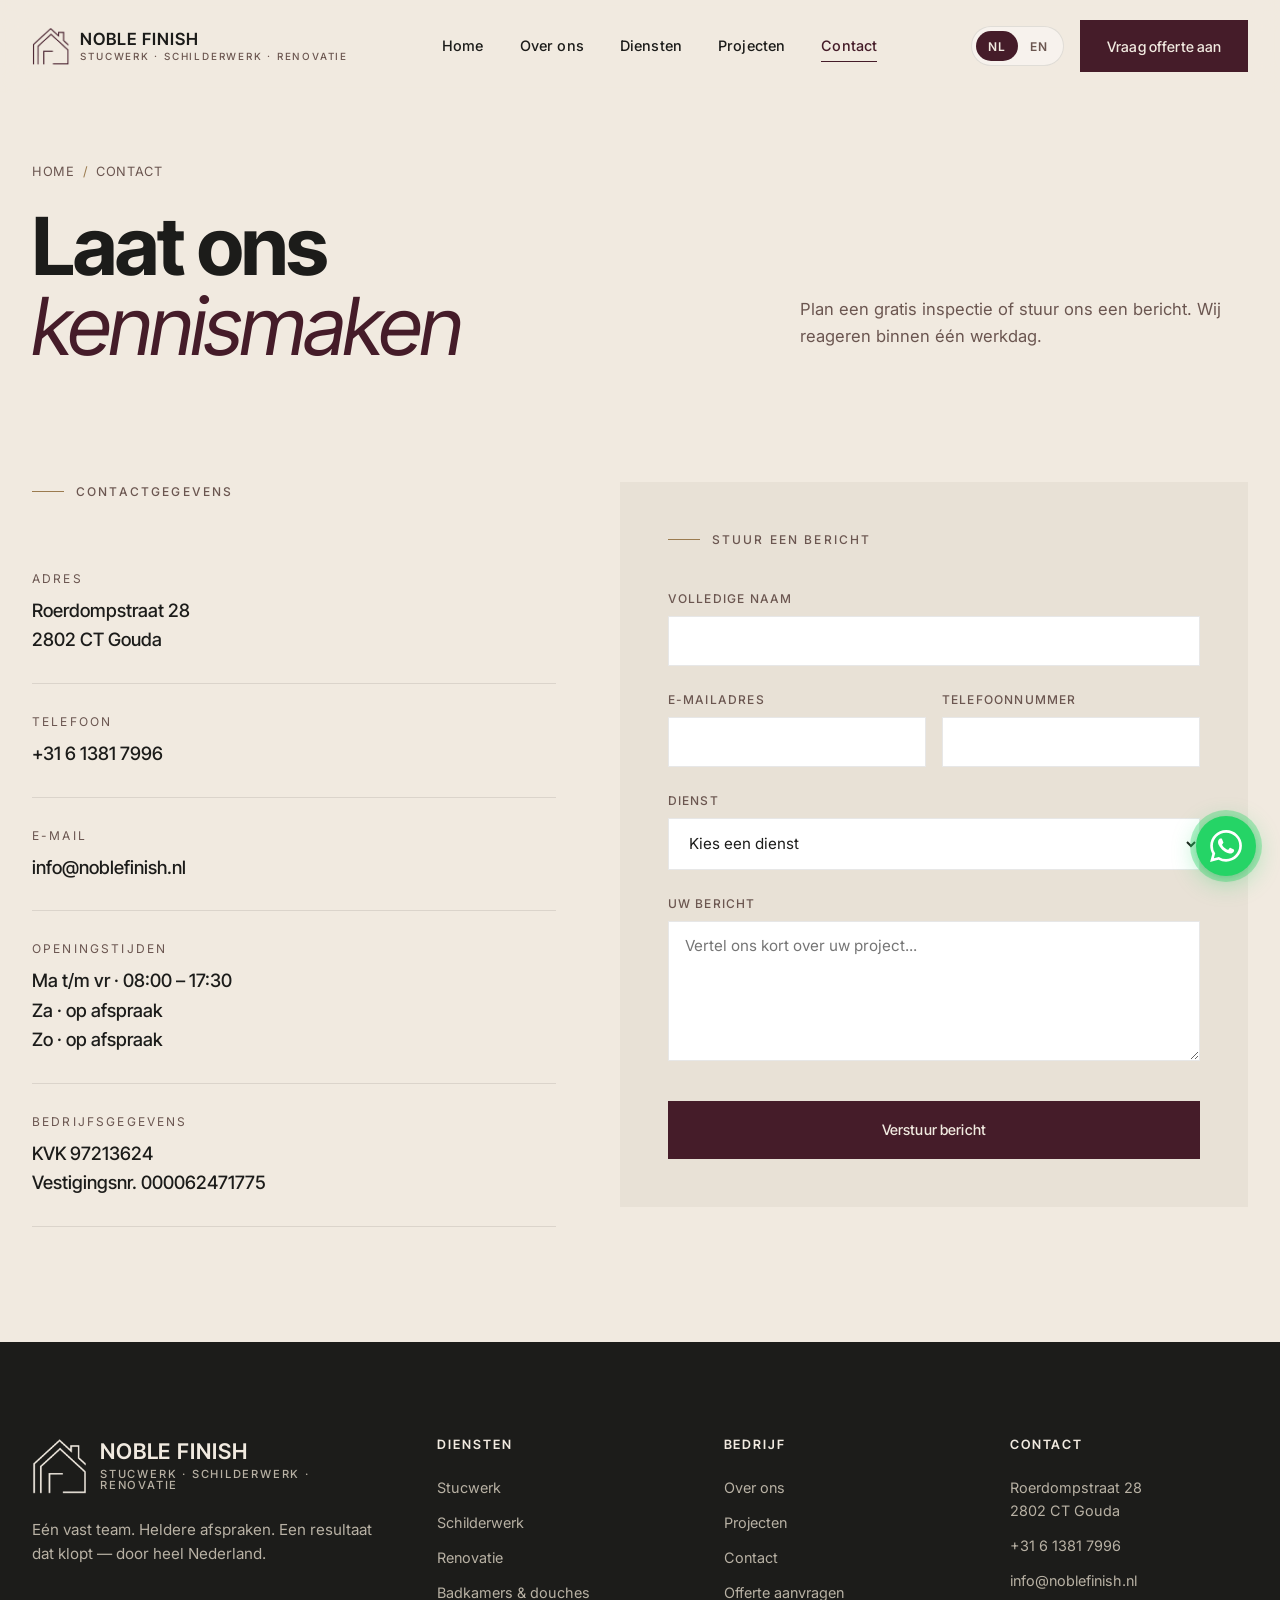
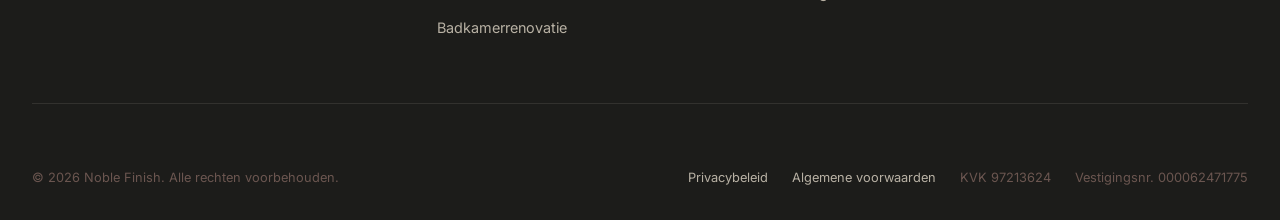
<file: contact.html>
<!DOCTYPE html>
<html lang="nl">
<head>
    <meta charset="UTF-8">
    <meta name="viewport" content="width=device-width, initial-scale=1.0">
    <title>Contact · Noble Finish</title>
    <meta name="description" content="Plan een gratis inspectie of stuur een bericht. Wij reageren binnen één werkdag.">

    <link rel="icon" type="image/png" sizes="32x32" href="assets/logos/icon-color.png">
    <link rel="apple-touch-icon" href="assets/logos/icon-color.png">

    <link rel="preconnect" href="https://fonts.googleapis.com">
    <link rel="preconnect" href="https://fonts.gstatic.com" crossorigin>
    <link href="https://fonts.googleapis.com/css2?family=Inter+Tight:ital,wght@0,400;0,500;0,600;0,700;1,400&family=Inter:wght@400;500;600&display=swap" rel="stylesheet">

    <link rel="stylesheet" href="css/styles.css">
</head>
<body>

    <!-- ============ NAVIGATION ============ -->
    <nav class="nav" role="navigation" aria-label="Hoofdnavigatie">
        <div class="container">
            <div class="nav__inner">
                <a href="index.html" class="nav__brand" aria-label="Noble Finish home">
                    <img src="assets/logos/icon-color.png" alt="" class="nav__logo">
                    <span class="nav__brand-text">
                        <span class="nav__brand-name">Noble Finish</span>
                        <span class="nav__brand-tag">Stucwerk · Schilderwerk · Renovatie</span>
                    </span>
                </a>

                <ul class="nav__menu">
                    <li><a href="index.html"    class="nav__link" data-i18n="nav.home">Home</a></li>
                    <li><a href="about.html"    class="nav__link" data-i18n="nav.about">Over ons</a></li>
                    <li><a href="services.html" class="nav__link" data-i18n="nav.services">Diensten</a></li>
                    <li><a href="projects.html" class="nav__link" data-i18n="nav.projects">Projecten</a></li>
                    <li><a href="contact.html"  class="nav__link" data-i18n="nav.contact">Contact</a></li>
                </ul>

                <div class="nav__actions">
                    <div class="lang-toggle desktop-only" role="group" aria-label="Language">
                        <button class="lang-toggle__btn" data-lang="nl" type="button">NL</button>
                        <button class="lang-toggle__btn" data-lang="en" type="button">EN</button>
                    </div>
                    <a href="contact.html" class="btn btn--primary desktop-only" data-i18n="nav.cta">Vraag offerte aan</a>
                    <button class="nav__hamburger" aria-label="Menu" type="button">
                        <span></span><span></span><span></span>
                    </button>
                </div>
            </div>
        </div>
    </nav>

    <div class="mobile-menu" id="mobileMenu">
        <ul class="mobile-menu__list">
            <li><a href="index.html"    class="mobile-menu__link" data-i18n="nav.home">Home</a></li>
            <li><a href="about.html"    class="mobile-menu__link" data-i18n="nav.about">Over ons</a></li>
            <li><a href="services.html" class="mobile-menu__link" data-i18n="nav.services">Diensten</a></li>
            <li><a href="projects.html" class="mobile-menu__link" data-i18n="nav.projects">Projecten</a></li>
            <li><a href="contact.html"  class="mobile-menu__link" data-i18n="nav.contact">Contact</a></li>
        </ul>
        <div class="mobile-menu__footer">
            <div class="lang-toggle" role="group">
                <button class="lang-toggle__btn" data-lang="nl" type="button">NL</button>
                <button class="lang-toggle__btn" data-lang="en" type="button">EN</button>
            </div>
            <a href="contact.html" class="btn btn--primary" data-i18n="nav.cta">Vraag offerte aan</a>
        </div>
    </div>

    <!-- ============ PAGE HEADER ============ -->
    <header class="page-header">
        <div class="container">
            <div class="page-header__inner">
                <div>
                    <div class="breadcrumb reveal">
                        <a href="index.html" data-i18n="nav.home">Home</a>
                        <span class="breadcrumb__sep">/</span>
                        <span data-i18n="contact.crumb">Contact</span>
                    </div>
                    <h1 class="page-header__title reveal" data-delay="1">
                        <span data-i18n="contact.title.l1">Laat ons</span><br>
                        <em data-i18n="contact.title.l2">kennismaken</em>
                    </h1>
                </div>
                <p class="page-header__lead reveal" data-delay="2" data-i18n="contact.lead">
                    Plan een gratis inspectie of stuur ons een bericht.
                </p>
            </div>
        </div>
    </header>

    <!-- ============ CONTACT GRID ============ -->
    <section class="section" style="padding-top: 0">
        <div class="container">
            <div class="contact-grid">

                <!-- Left: Contact info -->
                <div class="reveal">
                    <div class="section-head__label" data-i18n="contact.info.label" style="margin-bottom: 2rem">Contactgegevens</div>

                    <div class="contact-info__item">
                        <div class="contact-info__label" data-i18n="contact.info.address.label">Adres</div>
                        <div class="contact-info__value" data-i18n="contact.info.address.value">Roerdompstraat 28<br>2802 CT Gouda</div>
                    </div>

                    <div class="contact-info__item">
                        <div class="contact-info__label" data-i18n="contact.info.phone.label">Telefoon</div>
                        <div class="contact-info__value">
                            <a href="tel:+31613817996">+31 6 1381 7996</a>
                        </div>
                    </div>

                    <div class="contact-info__item">
                        <div class="contact-info__label" data-i18n="contact.info.email.label">E-mail</div>
                        <div class="contact-info__value">
                            <a href="mailto:info@noblefinish.nl">info@noblefinish.nl</a>
                        </div>
                    </div>

                    <div class="contact-info__item">
                        <div class="contact-info__label" data-i18n="contact.info.hours.label">Openingstijden</div>
                        <div class="contact-info__value" data-i18n="contact.info.hours.value">Ma t/m vr · 08:00 – 17:30<br>Za · op afspraak<br>Zo · op afspraak</div>
                    </div>

                    <div class="contact-info__item">
                        <div class="contact-info__label" data-i18n="contact.info.kvk.label">Bedrijfsgegevens</div>
                        <div class="contact-info__value" data-i18n="contact.info.kvk.value">KVK 97213624<br>Vestigingsnr. 000062471775</div>
                    </div>
                </div>

                <!-- Right: Form -->
                <div class="reveal" data-delay="1">
                    <form id="contactForm" class="form" action="" method="POST" novalidate>
                        <div class="section-head__label" data-i18n="form.label" style="margin-bottom: 2rem">Stuur een bericht</div>

                        <div class="form__success" data-i18n="form.success">
                            Bedankt! Uw bericht is verstuurd.
                        </div>

                        <div class="form__group">
                            <label class="form__label" for="form-name" data-i18n="form.name">Volledige naam</label>
                            <input class="form__input" type="text" id="form-name" name="name" required minlength="2">
                        </div>

                        <div class="form__row">
                            <div class="form__group">
                                <label class="form__label" for="form-email" data-i18n="form.email">E-mailadres</label>
                                <input class="form__input" type="email" id="form-email" name="email" required>
                            </div>
                            <div class="form__group">
                                <label class="form__label" for="form-phone" data-i18n="form.phone">Telefoonnummer</label>
                                <input class="form__input" type="tel" id="form-phone" name="phone">
                            </div>
                        </div>

                        <div class="form__group">
                            <label class="form__label" for="form-service" data-i18n="form.service">Dienst</label>
                            <select class="form__select" id="form-service" name="service" required>
                                <option value="" data-i18n="form.service.placeholder">Kies een dienst</option>
                                <option value="Stucwerk"                     data-i18n="form.service.1">Stucwerk</option>
                                <option value="Schilderwerk"                 data-i18n="form.service.2">Schilderwerk</option>
                                <option value="Renovatie"                    data-i18n="form.service.3">Renovatie</option>
                                <option value="Badkamers"                    data-i18n="form.service.4">Badkamers &amp; doucheruimtes</option>
                                <option value="Badkamer en toilet renovatie" data-i18n="form.service.5">Badkamer &amp; toilet renovatie</option>
                                <option value="Anders"                       data-i18n="form.service.6">Anders / advies</option>
                            </select>
                        </div>

                        <div class="form__group">
                            <label class="form__label" for="form-message" data-i18n="form.message">Uw bericht</label>
                            <textarea class="form__textarea" id="form-message" name="message" required minlength="10"
                                      data-i18n-placeholder="form.message.placeholder"
                                      placeholder="Vertel ons kort over uw project..."></textarea>
                        </div>

                        <button type="submit" class="btn btn--primary form__submit" data-i18n="form.submit">
                            Verstuur bericht
                        </button>
                    </form>
                </div>

            </div>
        </div>
    </section>

    <!-- ============ FOOTER ============ -->
    <footer class="footer">
        <div class="container">
            <div class="footer__grid">
                <div>
                    <div class="footer__brand">
                        <img src="assets/logos/icon-white.png" alt="" class="footer__brand-logo">
                        <span class="footer__brand-text">
                            <span class="footer__brand-name">Noble Finish</span>
                            <span class="footer__brand-tag">Stucwerk · Schilderwerk · Renovatie</span>
                        </span>
                    </div>
                    <p class="footer__tagline" data-i18n="footer.tagline">Eén vast team. Heldere afspraken. Een resultaat dat klopt — door heel Nederland.</p>
                </div>
                <div>
                    <h4 class="footer__heading" data-i18n="footer.col2.heading">Diensten</h4>
                    <ul class="footer__list">
                        <li><a href="services.html" data-i18n="footer.col2.l1">Stucwerk</a></li>
                        <li><a href="services.html" data-i18n="footer.col2.l2">Schilderwerk</a></li>
                        <li><a href="services.html" data-i18n="footer.col2.l3">Renovatie</a></li>
                        <li><a href="services.html" data-i18n="footer.col2.l4">Badkamers &amp; douches</a></li>
                        <li><a href="services.html" data-i18n="footer.col2.l5">Badkamerrenovatie</a></li>
                    </ul>
                </div>
                <div>
                    <h4 class="footer__heading" data-i18n="footer.col3.heading">Bedrijf</h4>
                    <ul class="footer__list">
                        <li><a href="about.html" data-i18n="footer.col3.l1">Over ons</a></li>
                        <li><a href="projects.html" data-i18n="footer.col3.l2">Projecten</a></li>
                        <li><a href="contact.html" data-i18n="footer.col3.l3">Contact</a></li>
                        <li><a href="contact.html" data-i18n="footer.col3.l4">Offerte aanvragen</a></li>
                    </ul>
                </div>
                <div>
                    <h4 class="footer__heading" data-i18n="footer.col4.heading">Contact</h4>
                    <ul class="footer__list">
                        <li data-i18n="footer.col4.address">Roerdompstraat 28<br>2802 CT Gouda</li>
                        <li><a href="tel:+31613817996" data-i18n="footer.col4.phone">+31 6 1381 7996</a></li>
                        <li><a href="mailto:info@noblefinish.nl" data-i18n="footer.col4.email">info@noblefinish.nl</a></li>
                    </ul>
                </div>
            </div>

            <div class="footer__bottom">
                <div data-i18n="footer.copyright">© 2026 Noble Finish. Alle rechten voorbehouden.</div>
                <div class="footer__legal">
                    <a href="#" data-i18n="footer.privacy">Privacybeleid</a>
                    <a href="#" data-i18n="footer.terms">Algemene voorwaarden</a>
                    <span data-i18n="footer.kvk">KVK 97213624</span>
                    <span data-i18n="footer.vest">Vestigingsnr. 000062471775</span>
                </div>
            </div>
        </div>
    </footer>

    <!-- ============ WHATSAPP FLOATING BUTTON ============ -->
    <a href="https://wa.me/31613817996" class="whatsapp-fab"
       target="_blank" rel="noopener"
       data-i18n-aria="wa.aria" aria-label="Chat via WhatsApp">
        <svg viewBox="0 0 24 24" aria-hidden="true">
            <path d="M17.472 14.382c-.297-.149-1.758-.867-2.03-.967-.273-.099-.471-.148-.67.15-.197.297-.767.966-.94 1.164-.173.199-.347.223-.644.075-.297-.15-1.255-.463-2.39-1.475-.883-.788-1.48-1.761-1.653-2.059-.173-.297-.018-.458.13-.606.134-.133.297-.347.446-.52.149-.174.198-.298.298-.497.099-.198.05-.371-.025-.52-.075-.149-.669-1.612-.916-2.207-.242-.579-.487-.5-.669-.51-.173-.008-.371-.01-.57-.01-.198 0-.52.074-.792.372-.272.297-1.04 1.016-1.04 2.479 0 1.462 1.065 2.875 1.213 3.074.149.198 2.096 3.2 5.077 4.487.709.306 1.262.489 1.694.625.712.227 1.36.195 1.871.118.571-.085 1.758-.719 2.006-1.413.248-.694.248-1.289.173-1.413-.074-.124-.272-.198-.57-.347m-5.421 7.403h-.004a9.87 9.87 0 01-5.031-1.378l-.361-.214-3.741.982.998-3.648-.235-.374a9.86 9.86 0 01-1.51-5.26c.001-5.45 4.436-9.884 9.888-9.884 2.64 0 5.122 1.03 6.988 2.898a9.825 9.825 0 012.893 6.994c-.003 5.45-4.437 9.884-9.885 9.884m8.413-18.297A11.815 11.815 0 0012.05 0C5.495 0 .16 5.335.157 11.892c0 2.096.547 4.142 1.588 5.945L.057 24l6.305-1.654a11.882 11.882 0 005.683 1.448h.005c6.554 0 11.89-5.335 11.893-11.893A11.821 11.821 0 0020.464 3.488"/>
        </svg>
    </a>

    <script src="js/translations.js"></script>
    <script src="js/main.js"></script>
</body>
</html>
</file>
<file: css/styles.css>
/* =========================================================
   NOBLE FINISH — Brand Stylesheet
   Premium finishing, plastering & renovation
   Brand guidelines compliance:
   - Colors: Burgundy 25–20%, Black 8–10%, Ivory 55–60%,
     Brown 8–12%, Greige 8–12%, Gold 2–3%
   - Typography: Neue Haas Grotesk Display Pro (headings),
     Degular (body) — substituted with high-quality web equivalents
   ========================================================= */

/* -------- Design tokens -------- */
:root {
    /* Brand palette (from Brand Identity Guidelines) */
    --burgundy:    #451C29;
    --burgundy-2:  #5A2535;     /* slightly lifted burgundy for hovers */
    --charcoal:    #1C1C1A;
    --ivory:       #F1EAE0;
    --ivory-2:     #E8E1D6;     /* slightly deeper ivory for sections */
    --brown:       #6B5650;
    --greige:      #B8B1A4;
    --greige-2:    #D4CDC0;     /* soft greige tint */
    --gold:        #9B7B4F;
    --white:       #FFFFFF;
    --black:       #000000;

    /* Functional tokens */
    --bg:          var(--ivory);
    --bg-alt:      var(--ivory-2);
    --bg-dark:     var(--charcoal);
    --text:        var(--charcoal);
    --text-muted:  var(--brown);
    --accent:      var(--burgundy);
    --line:        rgba(28, 28, 26, 0.10);
    --line-soft:   rgba(28, 28, 26, 0.06);

    /* Typography (Neue Haas Grotesk → Inter Tight as closest free
       Grotesk; Degular → Inter for body — both refined, swiss,
       neutral. Could be swapped for licensed fonts later.) */
    --font-display: "Inter Tight", "Neue Haas Grotesk", "Helvetica Neue", Helvetica, Arial, sans-serif;
    --font-body:    "Inter", "Degular", -apple-system, BlinkMacSystemFont, "Segoe UI", sans-serif;

    /* Layout */
    --container:   1280px;
    --gutter:      clamp(1.25rem, 4vw, 2rem);
    --section-y:   clamp(4rem, 9vw, 7.5rem);

    /* Motion */
    --ease:        cubic-bezier(0.22, 0.61, 0.36, 1);
    --ease-out:    cubic-bezier(0.16, 1, 0.3, 1);
    --dur:         0.5s;
    --dur-fast:    0.25s;
}

/* -------- Reset & base -------- */
*, *::before, *::after { box-sizing: border-box; }
html { scroll-behavior: smooth; -webkit-text-size-adjust: 100%; }
body {
    margin: 0;
    font-family: var(--font-body);
    font-size: 16px;
    line-height: 1.6;
    color: var(--text);
    background: var(--bg);
    -webkit-font-smoothing: antialiased;
    -moz-osx-font-smoothing: grayscale;
    overflow-x: hidden;
}
img { max-width: 100%; height: auto; display: block; }
a { color: inherit; text-decoration: none; }
button { font: inherit; cursor: pointer; border: none; background: none; color: inherit; }

/* Typography hierarchy — display font for headings */
h1, h2, h3, h4, h5, h6 {
    font-family: var(--font-display);
    font-weight: 600;
    line-height: 1.08;
    letter-spacing: -0.02em;
    color: var(--charcoal);
    margin: 0;
}
h1 { font-size: clamp(2.5rem, 6.5vw, 5.5rem); font-weight: 700; }
h2 { font-size: clamp(2rem, 4.5vw, 3.75rem); }
h3 { font-size: clamp(1.4rem, 2.4vw, 2rem); }
h4 { font-size: clamp(1.1rem, 1.6vw, 1.35rem); }
p  { margin: 0 0 1rem; }

::selection { background: var(--burgundy); color: var(--ivory); }

/* -------- Container -------- */
.container {
    width: 100%;
    max-width: var(--container);
    margin: 0 auto;
    padding-left: var(--gutter);
    padding-right: var(--gutter);
}
.container--wide { max-width: 1440px; }

/* =========================================================
   NAVIGATION
   ========================================================= */
.nav {
    position: fixed;
    top: 0;
    left: 0;
    right: 0;
    z-index: 100;
    padding: 1.25rem 0;
    background: rgba(241, 234, 224, 0.85);
    backdrop-filter: blur(14px);
    -webkit-backdrop-filter: blur(14px);
    border-bottom: 1px solid transparent;
    transition: padding var(--dur-fast) var(--ease),
                background var(--dur-fast) var(--ease),
                border-color var(--dur-fast) var(--ease);
}
.nav.is-scrolled {
    padding: 0.75rem 0;
    background: rgba(241, 234, 224, 0.96);
    border-bottom-color: var(--line);
}
.nav__inner {
    display: flex;
    align-items: center;
    justify-content: space-between;
    gap: 2rem;
}
.nav__brand {
    display: flex;
    align-items: center;
    gap: 0.65rem;
    flex-shrink: 0;
    text-decoration: none;
}
.nav__logo {
    height: 38px;
    width: auto;
    display: block;
    flex-shrink: 0;
    transition: height var(--dur-fast) var(--ease);
}
.nav.is-scrolled .nav__logo { height: 32px; }
.nav__brand-text {
    display: flex;
    flex-direction: column;
    line-height: 1;
}
.nav__brand-name {
    font-family: var(--font-display);
    font-weight: 600;
    font-size: 1.05rem;
    letter-spacing: 0.05em;
    color: var(--charcoal);
    text-transform: uppercase;
}
.nav__brand-tag {
    font-size: 0.62rem;
    font-weight: 500;
    letter-spacing: 0.18em;
    text-transform: uppercase;
    color: var(--text-muted);
    margin-top: 0.25rem;
}
@media (max-width: 480px) {
    .nav__brand-tag { display: none; }
    .nav__brand-name { font-size: 0.95rem; }
    .nav__logo { height: 32px; }
}

.nav__menu {
    display: flex;
    align-items: center;
    gap: 2.25rem;
    list-style: none;
    margin: 0;
    padding: 0;
}
.nav__link {
    position: relative;
    font-size: 0.9rem;
    font-weight: 500;
    letter-spacing: 0.01em;
    color: var(--charcoal);
    padding: 0.5rem 0;
    transition: color var(--dur-fast) var(--ease);
}
.nav__link::after {
    content: '';
    position: absolute;
    bottom: 0;
    left: 0;
    right: 0;
    height: 1px;
    background: var(--burgundy);
    transform: scaleX(0);
    transform-origin: left;
    transition: transform var(--dur) var(--ease-out);
}
.nav__link:hover { color: var(--burgundy); }
.nav__link:hover::after,
.nav__link.is-active::after { transform: scaleX(1); }
.nav__link.is-active { color: var(--burgundy); }

.nav__actions {
    display: flex;
    align-items: center;
    gap: 1rem;
}

/* Language toggle */
.lang-toggle {
    display: inline-flex;
    align-items: center;
    border: 1px solid var(--line);
    border-radius: 999px;
    padding: 0.25rem;
    background: rgba(255,255,255,0.4);
}
.lang-toggle__btn {
    font-size: 0.75rem;
    font-weight: 600;
    letter-spacing: 0.06em;
    padding: 0.35rem 0.75rem;
    border-radius: 999px;
    color: var(--text-muted);
    transition: all var(--dur-fast) var(--ease);
}
.lang-toggle__btn.is-active {
    background: var(--burgundy);
    color: var(--ivory);
}

/* CTA button (used in nav and elsewhere) */
.btn {
    display: inline-flex;
    align-items: center;
    gap: 0.6rem;
    font-family: var(--font-display);
    font-size: 0.9rem;
    font-weight: 500;
    letter-spacing: 0.01em;
    padding: 0.85rem 1.6rem;
    border-radius: 0;
    transition: all var(--dur-fast) var(--ease);
    cursor: pointer;
    white-space: nowrap;
}
.btn--primary {
    background: var(--burgundy);
    color: var(--ivory);
    border: 1px solid var(--burgundy);
}
.btn--primary:hover {
    background: var(--burgundy-2);
    border-color: var(--burgundy-2);
    transform: translateY(-1px);
}
.btn--ghost {
    background: transparent;
    color: var(--charcoal);
    border: 1px solid var(--charcoal);
}
.btn--ghost:hover {
    background: var(--charcoal);
    color: var(--ivory);
}
.btn--light {
    background: var(--ivory);
    color: var(--charcoal);
    border: 1px solid var(--ivory);
}
.btn--light:hover {
    background: transparent;
    color: var(--ivory);
}
.btn__arrow {
    display: inline-block;
    transition: transform var(--dur-fast) var(--ease);
}
.btn:hover .btn__arrow { transform: translateX(4px); }

/* Hamburger (mobile only by default — applied in media query) */
.nav__hamburger {
    display: flex;
    flex-direction: column;
    justify-content: center;
    gap: 5px;
    width: 28px;
    height: 28px;
    cursor: pointer;
}
.nav__hamburger span {
    display: block;
    width: 100%;
    height: 1.5px;
    background: var(--charcoal);
    transition: transform var(--dur-fast) var(--ease),
                opacity var(--dur-fast) var(--ease);
}
.nav__hamburger.is-open span:nth-child(1) { transform: translateY(6.5px) rotate(45deg); }
.nav__hamburger.is-open span:nth-child(2) { opacity: 0; }
.nav__hamburger.is-open span:nth-child(3) { transform: translateY(-6.5px) rotate(-45deg); }

/* Mobile menu overlay */
.mobile-menu {
    position: fixed;
    inset: 0;
    background: var(--ivory);
    z-index: 90;
    padding: 6rem var(--gutter) 2rem;
    transform: translateX(100%);
    transition: transform var(--dur) var(--ease-out);
    overflow-y: auto;
    visibility: hidden;
}
.mobile-menu.is-open {
    transform: translateX(0);
    visibility: visible;
}
.mobile-menu__list {
    list-style: none;
    margin: 0;
    padding: 0;
    display: flex;
    flex-direction: column;
    gap: 0.5rem;
}
.mobile-menu__link {
    display: block;
    font-family: var(--font-display);
    font-size: 1.75rem;
    font-weight: 600;
    letter-spacing: -0.01em;
    padding: 0.75rem 0;
    color: var(--charcoal);
    border-bottom: 1px solid var(--line);
}
.mobile-menu__link.is-active { color: var(--burgundy); }
.mobile-menu__footer {
    margin-top: 2.5rem;
    display: flex;
    flex-direction: column;
    gap: 1.25rem;
}

/* =========================================================
   HERO
   ========================================================= */
.hero {
    position: relative;
    min-height: 100vh;
    padding-top: clamp(6rem, 12vh, 9rem);
    padding-bottom: var(--section-y);
    overflow: hidden;
    background: var(--ivory);
}
.hero__grid {
    display: grid;
    grid-template-columns: 1.1fr 1fr;
    gap: clamp(2rem, 5vw, 5rem);
    align-items: center;
}
.hero__content { position: relative; z-index: 2; }
.hero__eyebrow {
    display: inline-flex;
    align-items: center;
    gap: 0.65rem;
    font-size: 0.75rem;
    font-weight: 500;
    letter-spacing: 0.18em;
    text-transform: uppercase;
    color: var(--text-muted);
    margin-bottom: 1.5rem;
}
.hero__eyebrow::before {
    content: '';
    display: block;
    width: 28px;
    height: 1px;
    background: var(--gold);
}
.hero__title {
    font-size: clamp(2.5rem, 6.5vw, 5.5rem);
    font-weight: 700;
    line-height: 1.02;
    letter-spacing: -0.025em;
    color: var(--charcoal);
    margin-bottom: 1.75rem;
}
.hero__title em {
    font-style: italic;
    font-weight: 400;
    color: var(--burgundy);
}
.hero__subtitle {
    font-size: clamp(1rem, 1.4vw, 1.15rem);
    line-height: 1.6;
    color: var(--text-muted);
    max-width: 32rem;
    margin-bottom: 2.5rem;
}
.hero__actions {
    display: flex;
    gap: 1rem;
    flex-wrap: wrap;
}
.hero__media {
    position: relative;
    aspect-ratio: 4/5;
    overflow: hidden;
    border-radius: 2px;
}
.hero__media img {
    width: 100%;
    height: 100%;
    object-fit: cover;
    transition: transform 1.4s var(--ease-out);
}
.hero__media::after {
    content: '';
    position: absolute;
    inset: 0;
    background: linear-gradient(180deg, transparent 60%, rgba(28,28,26,0.18));
    pointer-events: none;
}
.hero__media-tag {
    position: absolute;
    bottom: 1.5rem;
    left: 1.5rem;
    z-index: 2;
    background: var(--ivory);
    padding: 0.65rem 1rem;
    font-size: 0.7rem;
    font-weight: 500;
    letter-spacing: 0.15em;
    text-transform: uppercase;
    color: var(--charcoal);
}
.hero__media-tag span { color: var(--burgundy); margin-right: 0.4rem; }

/* Decorative architectural lines */
.hero__lines {
    position: absolute;
    top: 0;
    right: 0;
    width: 50%;
    height: 100%;
    pointer-events: none;
    opacity: 0.5;
}
.hero__lines::before,
.hero__lines::after {
    content: '';
    position: absolute;
    background: var(--burgundy);
    opacity: 0.6;
}
.hero__lines::before {
    top: 18%;
    right: 0;
    width: 32%;
    height: 1px;
}
.hero__lines::after {
    bottom: 12%;
    right: 8%;
    width: 1px;
    height: 24%;
}

.hero__stats {
    margin-top: 4rem;
    padding-top: 2.5rem;
    border-top: 1px solid var(--line);
    display: grid;
    grid-template-columns: repeat(4, 1fr);
    gap: 2rem;
}
.stat__num {
    font-family: var(--font-display);
    font-size: clamp(1.75rem, 3vw, 2.5rem);
    font-weight: 600;
    color: var(--burgundy);
    line-height: 1;
    margin-bottom: 0.5rem;
    letter-spacing: -0.02em;
}
.stat__label {
    font-size: 0.8rem;
    letter-spacing: 0.08em;
    text-transform: uppercase;
    color: var(--text-muted);
}

/* =========================================================
   SECTION HEADERS (shared)
   ========================================================= */
.section {
    padding: var(--section-y) 0;
    position: relative;
}
.section--alt { background: var(--ivory-2); }
.section--dark { background: var(--charcoal); color: var(--ivory); }
.section--dark h2,
.section--dark h3 { color: var(--ivory); }

.section-head {
    display: grid;
    grid-template-columns: auto 1fr;
    gap: 3rem;
    margin-bottom: 4rem;
    align-items: end;
}
.section-head__label {
    display: flex;
    align-items: center;
    gap: 0.75rem;
    font-size: 0.75rem;
    font-weight: 500;
    letter-spacing: 0.18em;
    text-transform: uppercase;
    color: var(--text-muted);
    padding-bottom: 0.5rem;
}
.section-head__label::before {
    content: '';
    display: block;
    width: 32px;
    height: 1px;
    background: var(--gold);
}
.section--dark .section-head__label { color: var(--greige); }

.section-head__title {
    max-width: 36rem;
}
.section-head__title h2 em {
    font-style: italic;
    font-weight: 400;
    color: var(--burgundy);
}
.section--dark .section-head__title h2 em { color: var(--gold); }

/* =========================================================
   SERVICES SECTION (2x2 grid)
   ========================================================= */
.services {
    display: grid;
    grid-template-columns: repeat(2, 1fr);
    gap: 1px;
    background: var(--line);
    border: 1px solid var(--line);
}
.service {
    background: var(--ivory);
    padding: 3rem 2.5rem;
    transition: background var(--dur) var(--ease);
    position: relative;
    overflow: hidden;
}
.section--alt .service { background: var(--ivory-2); }
.service:hover {
    background: var(--charcoal);
    color: var(--ivory);
}
.service:hover .service__title,
.service:hover .service__num { color: var(--ivory); }
.service:hover .service__desc { color: var(--greige); }
.service:hover .service__icon { stroke: var(--gold); }
.service:hover .service__more { color: var(--gold); }

.service__num {
    font-family: var(--font-display);
    font-size: 0.8rem;
    letter-spacing: 0.18em;
    color: var(--text-muted);
    margin-bottom: 2.5rem;
    transition: color var(--dur) var(--ease);
}
.service__icon {
    width: 56px;
    height: 56px;
    stroke: var(--burgundy);
    fill: none;
    stroke-width: 1.5;
    margin-bottom: 1.75rem;
    transition: stroke var(--dur) var(--ease);
}
.service__title {
    font-size: 1.5rem;
    font-weight: 600;
    letter-spacing: -0.01em;
    margin-bottom: 1rem;
    color: var(--charcoal);
    transition: color var(--dur) var(--ease);
}
.service__desc {
    font-size: 0.95rem;
    line-height: 1.65;
    color: var(--text-muted);
    margin-bottom: 1.5rem;
    transition: color var(--dur) var(--ease);
}
.service__more {
    display: inline-flex;
    align-items: center;
    gap: 0.5rem;
    font-size: 0.85rem;
    font-weight: 500;
    letter-spacing: 0.04em;
    color: var(--burgundy);
    transition: gap var(--dur-fast) var(--ease),
                color var(--dur) var(--ease);
}
.service:hover .service__more { gap: 0.75rem; }

/* Offerte binnen 24 uur — promise strip above the services grid */
.service-promise {
    display: flex;
    align-items: center;
    justify-content: center;
    gap: 0.85rem;
    padding: 1rem 1.5rem;
    margin-bottom: 2rem;
    background: var(--burgundy);
    color: var(--ivory);
    font-family: var(--font-display);
    font-size: 0.95rem;
    font-weight: 500;
    letter-spacing: 0.04em;
}
.service-promise__icon {
    width: 18px;
    height: 18px;
    stroke: var(--gold);
    fill: none;
    stroke-width: 1.6;
    flex-shrink: 0;
}
.service-promise strong {
    color: var(--gold);
    font-weight: 600;
}

/* =========================================================
   FEATURE / VALUE BLOCK (used on home + about)
   ========================================================= */
.feature {
    display: grid;
    grid-template-columns: 1fr 1fr;
    gap: clamp(2rem, 5vw, 5rem);
    align-items: center;
}
.feature--reverse { direction: rtl; }
.feature--reverse > * { direction: ltr; }
.feature__media {
    aspect-ratio: 4/5;
    overflow: hidden;
    position: relative;
}
.feature__media img {
    width: 100%;
    height: 100%;
    object-fit: cover;
}
.feature__content { padding: 1rem 0; }
.feature__list {
    list-style: none;
    padding: 0;
    margin: 2rem 0 0;
}
.feature__list li {
    display: flex;
    gap: 1rem;
    padding: 1.25rem 0;
    border-top: 1px solid var(--line);
    align-items: start;
}
.feature__list li:last-child { border-bottom: 1px solid var(--line); }
.feature__list-num {
    font-family: var(--font-display);
    font-size: 0.8rem;
    letter-spacing: 0.1em;
    color: var(--gold);
    flex-shrink: 0;
    padding-top: 0.2rem;
    min-width: 32px;
}
.feature__list-text strong {
    display: block;
    font-family: var(--font-display);
    font-weight: 600;
    margin-bottom: 0.35rem;
    color: var(--charcoal);
}
.feature__list-text span {
    color: var(--text-muted);
    font-size: 0.95rem;
}

/* =========================================================
   PROJECTS / GALLERY
   ========================================================= */
.projects-grid {
    display: grid;
    grid-template-columns: repeat(12, 1fr);
    gap: 1.5rem;
}
.project {
    position: relative;
    overflow: hidden;
    aspect-ratio: 4/5;
}
.project--wide  { grid-column: span 8; aspect-ratio: 16/10; }
.project--small { grid-column: span 4; }
.project--half  { grid-column: span 6; aspect-ratio: 4/3; }
.project__img {
    width: 100%;
    height: 100%;
    object-fit: cover;
    transition: transform 1.2s var(--ease-out);
}
.project:hover .project__img { transform: scale(1.04); }
.project__overlay {
    position: absolute;
    inset: 0;
    background: linear-gradient(180deg, transparent 50%, rgba(28,28,26,0.75));
    display: flex;
    flex-direction: column;
    justify-content: flex-end;
    padding: 2rem;
    color: var(--ivory);
}
.project__category {
    font-size: 0.7rem;
    letter-spacing: 0.18em;
    text-transform: uppercase;
    color: var(--gold);
    margin-bottom: 0.5rem;
}
.project__title {
    font-family: var(--font-display);
    font-size: 1.5rem;
    font-weight: 600;
    letter-spacing: -0.01em;
}

/* =========================================================
   CTA STRIP
   ========================================================= */
.cta-strip {
    background: var(--burgundy);
    color: var(--ivory);
    padding: clamp(3rem, 7vw, 5rem) 0;
    position: relative;
    overflow: hidden;
}
.cta-strip__inner {
    display: grid;
    grid-template-columns: 1fr auto;
    gap: 3rem;
    align-items: center;
}
.cta-strip h2 {
    color: var(--ivory);
    font-size: clamp(1.75rem, 3.5vw, 2.75rem);
    line-height: 1.1;
    margin: 0;
}
.cta-strip h2 em {
    font-style: italic;
    font-weight: 400;
    color: var(--gold);
}
.cta-strip__subtitle {
    color: rgba(241, 234, 224, 0.78);
    font-size: clamp(0.95rem, 1.2vw, 1.05rem);
    line-height: 1.55;
    margin: 1rem 0 0;
    max-width: 36rem;
}
.cta-strip__decoration {
    position: absolute;
    top: 0;
    right: -3%;
    height: 100%;
    width: 240px;
    opacity: 0.08;
    pointer-events: none;
}

/* =========================================================
   TESTIMONIALS
   ========================================================= */
.testimonials-grid {
    display: grid;
    grid-template-columns: repeat(3, 1fr);
    gap: 1.5rem;
}
.testimonial {
    background: var(--ivory);
    padding: 2.5rem;
    border: 1px solid var(--line);
    display: flex;
    flex-direction: column;
    gap: 1.5rem;
}
.section--alt .testimonial { background: var(--ivory); }
.testimonial__quote {
    font-family: var(--font-display);
    font-size: 1.05rem;
    line-height: 1.55;
    color: var(--charcoal);
    flex: 1;
    margin: 0;
    font-weight: 400;
    letter-spacing: -0.005em;
}
.testimonial__quote::before {
    content: '"';
    display: block;
    font-size: 3rem;
    line-height: 0.6;
    color: var(--burgundy);
    margin-bottom: 1rem;
    font-family: Georgia, serif;
}
.testimonial__author {
    display: flex;
    align-items: center;
    gap: 1rem;
    padding-top: 1.25rem;
    border-top: 1px solid var(--line);
}
.testimonial__name {
    font-family: var(--font-display);
    font-weight: 600;
    color: var(--charcoal);
    font-size: 0.95rem;
}
.testimonial__role {
    font-size: 0.8rem;
    color: var(--text-muted);
    margin-top: 0.15rem;
}
.testimonial__stars {
    color: var(--gold);
    letter-spacing: 0.1em;
    font-size: 0.85rem;
}

/* =========================================================
   PROCESS (6 steps, icon-left, 2-col grid on dark bg)
   ========================================================= */
.process {
    display: grid;
    grid-template-columns: repeat(2, 1fr);
    gap: 3rem clamp(2rem, 5vw, 5rem);
}
.process__step {
    display: grid;
    grid-template-columns: 64px 1fr;
    gap: 1.5rem;
    align-items: start;
}
.process__icon-wrap {
    width: 64px;
    height: 64px;
    border-radius: 50%;
    background: rgba(155, 123, 79, 0.12);
    border: 1px solid rgba(155, 123, 79, 0.35);
    display: flex;
    align-items: center;
    justify-content: center;
    flex-shrink: 0;
}
.process__icon {
    width: 28px;
    height: 28px;
    stroke: var(--gold);
    fill: none;
    stroke-width: 1.5;
    stroke-linecap: round;
    stroke-linejoin: round;
}
.process__num {
    font-family: var(--font-display);
    font-size: 0.72rem;
    font-weight: 600;
    letter-spacing: 0.2em;
    text-transform: uppercase;
    color: var(--gold);
    margin-bottom: 0.4rem;
}
.process__title {
    font-size: 1.35rem;
    font-weight: 600;
    color: var(--ivory);
    margin-bottom: 0.6rem;
    letter-spacing: -0.01em;
}
.process__desc {
    font-size: 0.92rem;
    color: var(--greige);
    line-height: 1.65;
    margin: 0;
}
.process__desc strong {
    color: var(--ivory);
    font-weight: 600;
}

/* =========================================================
   WHATSAPP FLOATING BUTTON
   ========================================================= */
.whatsapp-fab {
    position: fixed;
    bottom: 1.5rem;
    right: 1.5rem;
    z-index: 95;
    width: 60px;
    height: 60px;
    border-radius: 50%;
    background: #25D366;
    display: flex;
    align-items: center;
    justify-content: center;
    box-shadow: 0 6px 24px rgba(37, 211, 102, 0.4),
                0 2px 6px rgba(0, 0, 0, 0.15);
    transition: transform var(--dur-fast) var(--ease),
                box-shadow var(--dur-fast) var(--ease);
}
.whatsapp-fab:hover {
    transform: translateY(-3px) scale(1.05);
    box-shadow: 0 10px 28px rgba(37, 211, 102, 0.5),
                0 4px 10px rgba(0, 0, 0, 0.2);
}
.whatsapp-fab svg {
    width: 32px;
    height: 32px;
    fill: var(--white);
}
.whatsapp-fab::before {
    content: '';
    position: absolute;
    inset: -6px;
    border-radius: 50%;
    background: #25D366;
    opacity: 0.35;
    z-index: -1;
    animation: wa-pulse 2.4s ease-out infinite;
}
@keyframes wa-pulse {
    0%   { transform: scale(0.92); opacity: 0.45; }
    70%  { transform: scale(1.18); opacity: 0; }
    100% { transform: scale(1.18); opacity: 0; }
}
@media (max-width: 480px) {
    .whatsapp-fab {
        width: 54px;
        height: 54px;
        bottom: 1rem;
        right: 1rem;
    }
    .whatsapp-fab svg { width: 28px; height: 28px; }
}
@media (prefers-reduced-motion: reduce) {
    .whatsapp-fab::before { animation: none; }
}

/* =========================================================
   FOOTER
   ========================================================= */
.footer {
    background: var(--charcoal);
    color: var(--ivory);
    padding: clamp(4rem, 8vw, 6rem) 0 2rem;
}
.footer__grid {
    display: grid;
    grid-template-columns: 1.5fr 1fr 1fr 1fr;
    gap: 3rem;
    margin-bottom: 4rem;
    padding-bottom: 4rem;
    border-bottom: 1px solid rgba(241, 234, 224, 0.1);
}
.footer__brand {
    display: flex;
    align-items: center;
    gap: 0.75rem;
    margin-bottom: 1.5rem;
}
.footer__brand-logo {
    height: 56px;
    width: auto;
    display: block;
}
.footer__brand-text {
    display: flex;
    flex-direction: column;
    line-height: 1;
}
.footer__brand-name {
    font-family: var(--font-display);
    font-weight: 600;
    font-size: 1.35rem;
    letter-spacing: 0.04em;
    color: var(--ivory);
    text-transform: uppercase;
}
.footer__brand-tag {
    font-size: 0.7rem;
    font-weight: 500;
    letter-spacing: 0.16em;
    text-transform: uppercase;
    color: var(--greige);
    margin-top: 0.4rem;
}
.footer__tagline {
    color: var(--greige);
    max-width: 24rem;
    margin-bottom: 2rem;
    font-size: 0.95rem;
    line-height: 1.6;
}
.footer__heading {
    font-family: var(--font-display);
    font-size: 0.8rem;
    font-weight: 600;
    letter-spacing: 0.15em;
    text-transform: uppercase;
    color: var(--ivory);
    margin-bottom: 1.5rem;
}
.footer__list {
    list-style: none;
    padding: 0;
    margin: 0;
    display: flex;
    flex-direction: column;
    gap: 0.75rem;
}
.footer__list a,
.footer__list li {
    color: var(--greige);
    font-size: 0.9rem;
    transition: color var(--dur-fast) var(--ease);
}
.footer__list a:hover { color: var(--gold); }

.footer__bottom {
    display: flex;
    justify-content: space-between;
    align-items: center;
    flex-wrap: wrap;
    gap: 1rem;
    font-size: 0.8rem;
    color: var(--brown);
}
.footer__bottom a { color: var(--greige); }
.footer__bottom a:hover { color: var(--gold); }
.footer__legal {
    display: flex;
    gap: 1.5rem;
}

/* =========================================================
   PAGE HEADER (sub-pages)
   ========================================================= */
.page-header {
    padding: clamp(8rem, 18vh, 11rem) 0 var(--section-y);
    background: var(--ivory);
    position: relative;
    overflow: hidden;
}
.page-header__inner {
    display: grid;
    grid-template-columns: 1fr 1fr;
    gap: 3rem;
    align-items: end;
}
.page-header__title {
    font-size: clamp(2.5rem, 7vw, 5rem);
    line-height: 1;
    letter-spacing: -0.025em;
}
.page-header__title em {
    font-style: italic;
    font-weight: 400;
    color: var(--burgundy);
}
.page-header__lead {
    font-size: clamp(1rem, 1.3vw, 1.1rem);
    color: var(--text-muted);
    line-height: 1.65;
    max-width: 28rem;
    justify-self: end;
}
.breadcrumb {
    display: flex;
    align-items: center;
    gap: 0.5rem;
    font-size: 0.8rem;
    letter-spacing: 0.05em;
    color: var(--text-muted);
    margin-bottom: 1.5rem;
    text-transform: uppercase;
}
.breadcrumb a:hover { color: var(--burgundy); }
.breadcrumb__sep { color: var(--gold); }

/* =========================================================
   ABOUT PAGE
   ========================================================= */
.about-values {
    display: grid;
    grid-template-columns: repeat(3, 1fr);
    gap: 2rem;
}
.value-card {
    padding: 2.5rem;
    background: var(--ivory);
    border-top: 2px solid var(--burgundy);
    transition: transform var(--dur) var(--ease);
}
.section--alt .value-card { background: var(--white); }
.value-card:hover { transform: translateY(-4px); }
.value-card__num {
    font-family: var(--font-display);
    font-size: 0.8rem;
    letter-spacing: 0.18em;
    color: var(--gold);
    margin-bottom: 1.25rem;
}
.value-card__title {
    font-size: 1.4rem;
    margin-bottom: 0.75rem;
}
.value-card__desc {
    color: var(--text-muted);
    font-size: 0.95rem;
    line-height: 1.65;
    margin: 0;
}

/* Audience grid (Voor wie wij werken) */
.audience-grid {
    display: grid;
    grid-template-columns: repeat(5, 1fr);
    gap: 1.5rem;
}
.audience-card {
    background: var(--ivory);
    padding: 2rem 1.5rem;
    border: 1px solid var(--line);
    text-align: center;
    transition: transform var(--dur) var(--ease),
                border-color var(--dur) var(--ease);
}
.section--alt .audience-card { background: var(--white); }
.audience-card:hover {
    transform: translateY(-4px);
    border-color: var(--gold);
}
.audience-card__icon {
    width: 44px;
    height: 44px;
    stroke: var(--burgundy);
    fill: none;
    stroke-width: 1.4;
    stroke-linecap: round;
    stroke-linejoin: round;
    margin: 0 auto 1.25rem;
    display: block;
}
.audience-card__title {
    font-family: var(--font-display);
    font-size: 1.05rem;
    font-weight: 600;
    color: var(--charcoal);
    margin-bottom: 0.6rem;
    letter-spacing: -0.005em;
}
.audience-card__desc {
    font-size: 0.85rem;
    color: var(--text-muted);
    line-height: 1.55;
    margin: 0;
}
@media (max-width: 1024px) {
    .audience-grid { grid-template-columns: repeat(3, 1fr); }
    .audience-grid > *:nth-child(4),
    .audience-grid > *:nth-child(5) {
        grid-column: span 1;
    }
}
@media (max-width: 640px) {
    .audience-grid { grid-template-columns: repeat(2, 1fr); }
}
@media (max-width: 420px) {
    .audience-grid { grid-template-columns: 1fr; }
}

/* =========================================================
   SERVICES PAGE
   ========================================================= */
.service-detail {
    display: grid;
    grid-template-columns: 1fr 1.2fr;
    gap: clamp(2rem, 5vw, 5rem);
    padding: var(--section-y) 0;
    align-items: center;
    border-bottom: 1px solid var(--line);
}
.service-detail:last-child { border-bottom: none; }
.service-detail--reverse { direction: rtl; }
.service-detail--reverse > * { direction: ltr; }
.service-detail__media {
    aspect-ratio: 5/6;
    overflow: hidden;
}
.service-detail__media img {
    width: 100%;
    height: 100%;
    object-fit: cover;
}
.service-detail__num {
    font-family: var(--font-display);
    font-size: 0.8rem;
    letter-spacing: 0.18em;
    color: var(--gold);
    margin-bottom: 1.25rem;
    display: flex;
    align-items: center;
    gap: 0.75rem;
}
.service-detail__num::before {
    content: '';
    display: block;
    width: 28px;
    height: 1px;
    background: var(--gold);
}
.service-detail__title {
    font-size: clamp(2rem, 4vw, 3rem);
    margin-bottom: 1.25rem;
}
.service-detail__desc {
    font-size: 1.05rem;
    color: var(--text-muted);
    line-height: 1.7;
    margin-bottom: 2rem;
}
.service-detail__list {
    list-style: none;
    padding: 0;
    margin: 0 0 2rem;
    display: grid;
    grid-template-columns: 1fr 1fr;
    gap: 0.75rem 1.5rem;
}
.service-detail__list li {
    position: relative;
    padding-left: 1.5rem;
    font-size: 0.95rem;
}
.service-detail__list li::before {
    content: '';
    position: absolute;
    left: 0;
    top: 0.7rem;
    width: 8px;
    height: 1px;
    background: var(--gold);
}

/* =========================================================
   CONTACT PAGE
   ========================================================= */
.contact-grid {
    display: grid;
    grid-template-columns: 1fr 1.2fr;
    gap: clamp(2rem, 5vw, 5rem);
}
.contact-info__item {
    padding: 1.75rem 0;
    border-bottom: 1px solid var(--line);
}
.contact-info__item:first-child { padding-top: 0; }
.contact-info__label {
    font-size: 0.75rem;
    letter-spacing: 0.18em;
    text-transform: uppercase;
    color: var(--text-muted);
    margin-bottom: 0.5rem;
}
.contact-info__value {
    font-family: var(--font-display);
    font-size: 1.15rem;
    color: var(--charcoal);
    font-weight: 500;
}
.contact-info__value a:hover { color: var(--burgundy); }

.form {
    background: var(--ivory-2);
    padding: clamp(2rem, 4vw, 3rem);
}
.form__group {
    margin-bottom: 1.5rem;
}
.form__row {
    display: grid;
    grid-template-columns: 1fr 1fr;
    gap: 1rem;
}
.form__label {
    display: block;
    font-size: 0.75rem;
    letter-spacing: 0.1em;
    text-transform: uppercase;
    color: var(--text-muted);
    margin-bottom: 0.5rem;
    font-weight: 500;
}
.form__input,
.form__textarea,
.form__select {
    width: 100%;
    padding: 0.9rem 1rem;
    border: 1px solid var(--line);
    background: var(--white);
    font-family: var(--font-body);
    font-size: 0.95rem;
    color: var(--charcoal);
    border-radius: 0;
    transition: border-color var(--dur-fast) var(--ease);
}
.form__input:focus,
.form__textarea:focus,
.form__select:focus {
    outline: none;
    border-color: var(--burgundy);
}
.form__textarea {
    resize: vertical;
    min-height: 140px;
}
.form__submit {
    width: 100%;
    justify-content: center;
    padding: 1.05rem 2rem;
    margin-top: 0.5rem;
}
.form__success {
    display: none;
    padding: 1rem 1.25rem;
    background: var(--ivory);
    border-left: 3px solid var(--gold);
    color: var(--charcoal);
    font-size: 0.9rem;
    margin-bottom: 1rem;
}
.form__success.is-visible { display: block; }

/* =========================================================
   ANIMATIONS
   ========================================================= */
.reveal {
    opacity: 0;
    transform: translateY(24px);
    transition: opacity 0.9s var(--ease-out),
                transform 0.9s var(--ease-out);
}
.reveal.is-visible {
    opacity: 1;
    transform: translateY(0);
}
.reveal[data-delay="1"] { transition-delay: 0.1s; }
.reveal[data-delay="2"] { transition-delay: 0.2s; }
.reveal[data-delay="3"] { transition-delay: 0.3s; }
.reveal[data-delay="4"] { transition-delay: 0.4s; }

/* =========================================================
   UTILITY: hide on mobile / desktop
   ========================================================= */
.desktop-only { display: inline-flex; }
.mobile-only  { display: none; }

/* =========================================================
   RESPONSIVE
   ========================================================= */
@media (min-width: 769px) {
    .nav__hamburger { display: none; }
}

@media (max-width: 1024px) {
    .hero__grid { gap: 2rem; }
    .hero__stats { grid-template-columns: repeat(2, 1fr); gap: 1.5rem; }
    .testimonials-grid { grid-template-columns: 1fr 1fr; }
    .footer__grid { grid-template-columns: 1fr 1fr; gap: 2.5rem; }
    .about-values { grid-template-columns: 1fr 1fr; }
}

@media (max-width: 768px) {
    :root { --section-y: clamp(3.5rem, 12vw, 5rem); }

    .desktop-only { display: none !important; }
    .mobile-only  { display: inline-flex; }

    .nav__menu,
    .nav__actions .lang-toggle,
    .nav__actions .btn { display: none; }
    .nav__hamburger { display: flex; }

    .hero { min-height: auto; padding-top: 7rem; }
    .hero__grid { grid-template-columns: 1fr; }
    .hero__media { aspect-ratio: 5/6; max-height: 60vh; }
    .hero__lines { display: none; }
    .hero__stats { grid-template-columns: 1fr 1fr; gap: 1.5rem; margin-top: 3rem; padding-top: 2rem; }

    .section-head {
        grid-template-columns: 1fr;
        gap: 1.5rem;
        margin-bottom: 2.5rem;
    }

    .services { grid-template-columns: 1fr; }
    .service { padding: 2.5rem 2rem; }
    .service-promise { font-size: 0.85rem; padding: 0.85rem 1.25rem; }

    .feature,
    .feature--reverse { grid-template-columns: 1fr; gap: 2rem; direction: ltr; }
    .feature--reverse .feature__content { order: 2; }

    .projects-grid {
        grid-template-columns: 1fr;
        gap: 1rem;
    }
    .project--wide,
    .project--small,
    .project--half { grid-column: span 1; aspect-ratio: 4/5; }

    .cta-strip__inner {
        grid-template-columns: 1fr;
        gap: 1.5rem;
        text-align: left;
    }

    .testimonials-grid { grid-template-columns: 1fr; }
    .process { grid-template-columns: 1fr; gap: 2rem; }
    .process__step { grid-template-columns: 56px 1fr; gap: 1.25rem; }
    .process__icon-wrap { width: 56px; height: 56px; }
    .process__icon { width: 26px; height: 26px; }

    .page-header__inner { grid-template-columns: 1fr; gap: 1.5rem; }
    .page-header__lead { justify-self: start; }

    .about-values { grid-template-columns: 1fr; }

    .service-detail,
    .service-detail--reverse {
        grid-template-columns: 1fr;
        gap: 2rem;
        padding: 3rem 0;
        direction: ltr;
    }
    .service-detail--reverse .service-detail__media { order: 2; }
    .service-detail__list { grid-template-columns: 1fr; }

    .contact-grid { grid-template-columns: 1fr; gap: 2.5rem; }
    .form__row { grid-template-columns: 1fr; }

    .footer__grid {
        grid-template-columns: 1fr;
        gap: 2.5rem;
        margin-bottom: 2.5rem;
        padding-bottom: 2.5rem;
    }
    .footer__bottom { flex-direction: column; align-items: flex-start; }
    .footer__legal { flex-wrap: wrap; }
}

@media (max-width: 480px) {
    .hero__title { font-size: 2.25rem; }
    .form { padding: 1.75rem 1.25rem; }
    .testimonial { padding: 2rem 1.5rem; }
}

/* Reduced motion */
@media (prefers-reduced-motion: reduce) {
    *, *::before, *::after {
        animation-duration: 0.01ms !important;
        animation-iteration-count: 1 !important;
        transition-duration: 0.01ms !important;
        scroll-behavior: auto !important;
    }
    .reveal { opacity: 1; transform: none; }
}
</file>
